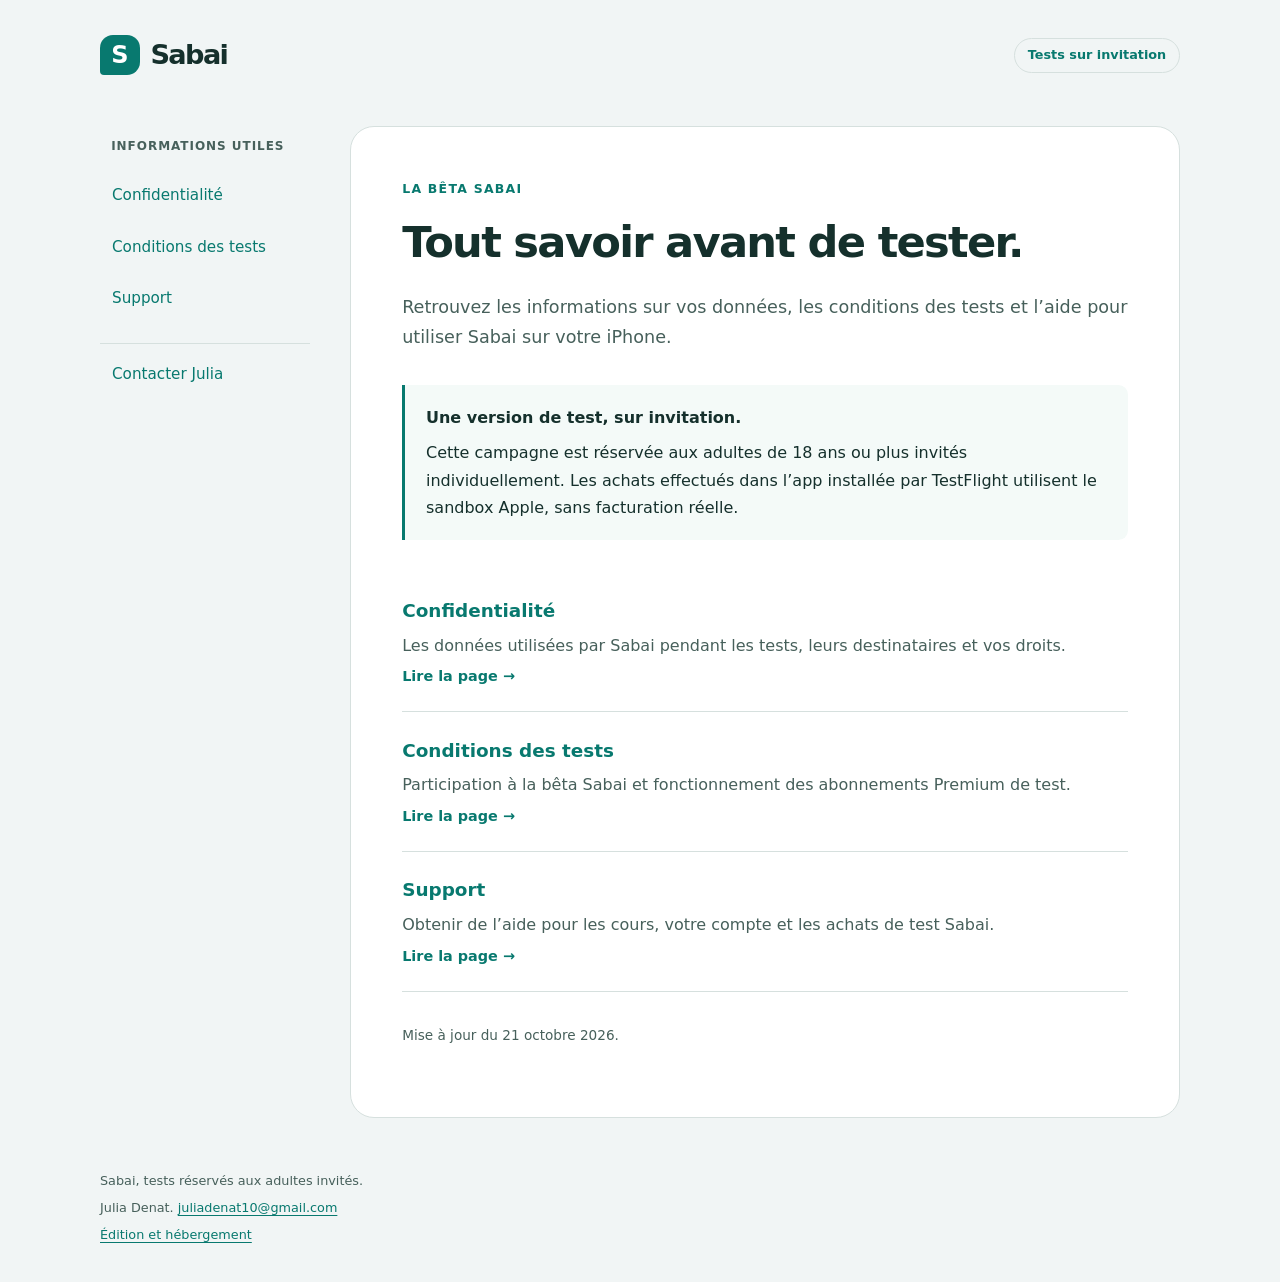
<file: index.html>
<!doctype html>
<html lang="fr">
<head>
<meta charset="utf-8">
<meta name="viewport" content="width=device-width,initial-scale=1">
<meta name="robots" content="noindex,nofollow">
<meta name="referrer" content="no-referrer">
<meta http-equiv="Content-Security-Policy" content="default-src 'none'; style-src 'self'; img-src 'self'; base-uri 'none'; form-action 'none'">
<title>Informations pour les tests | Sabai</title>
<meta name="description" content="Les informations utiles pour les adultes invités à tester Sabai sur iPhone.">
<link rel="stylesheet" href="styles.css">
</head>
<body>
<a class="skip-link" href="#contenu">Aller au contenu</a>
<header class="site-header"><a class="brand" href="index.html" aria-label="Sabai, accueil"><span class="brand-mark" aria-hidden="true">S</span><span>Sabai</span></a><span class="test-label">Tests sur invitation</span></header>
<div class="layout">
<nav aria-label="Informations Sabai"><p class="nav-title">Informations utiles</p><a href="confidentialite.html">Confidentialité</a>
<a href="conditions.html">Conditions des tests</a>
<a href="support.html">Support</a><a class="contact-link" href="mailto:juliadenat10@gmail.com">Contacter Julia</a></nav>
<main id="contenu" tabindex="-1"><p class="eyebrow">La bêta Sabai</p>
<h1>Tout savoir avant de tester.</h1>
<p class="intro">Retrouvez les informations sur vos données, les conditions des tests et l’aide pour utiliser Sabai sur votre iPhone.</p>
<div class="notice"><strong>Une version de test, sur invitation.</strong><p>Cette campagne est réservée aux adultes de 18 ans ou plus invités individuellement. Les achats effectués dans l’app installée par TestFlight utilisent le sandbox Apple, sans facturation réelle.</p></div>
<div class="page-links"><a href="confidentialite.html"><strong>Confidentialité</strong><span>Les données utilisées par Sabai pendant les tests, leurs destinataires et vos droits.</span><span class="read-link">Lire la page →</span></a>
<a href="conditions.html"><strong>Conditions des tests</strong><span>Participation à la bêta Sabai et fonctionnement des abonnements Premium de test.</span><span class="read-link">Lire la page →</span></a>
<a href="support.html"><strong>Support</strong><span>Obtenir de l’aide pour les cours, votre compte et les achats de test Sabai.</span><span class="read-link">Lire la page →</span></a></div>
<p class="updated">Mise à jour du 21 octobre 2026.</p></main>
</div>
<footer><p>Sabai, tests réservés aux adultes invités.</p><p>Julia Denat. <a href="mailto:juliadenat10@gmail.com">juliadenat10@gmail.com</a></p><p><a href="support.html#edition-et-hebergement">Édition et hébergement</a></p></footer>
</body>
</html>
</file>
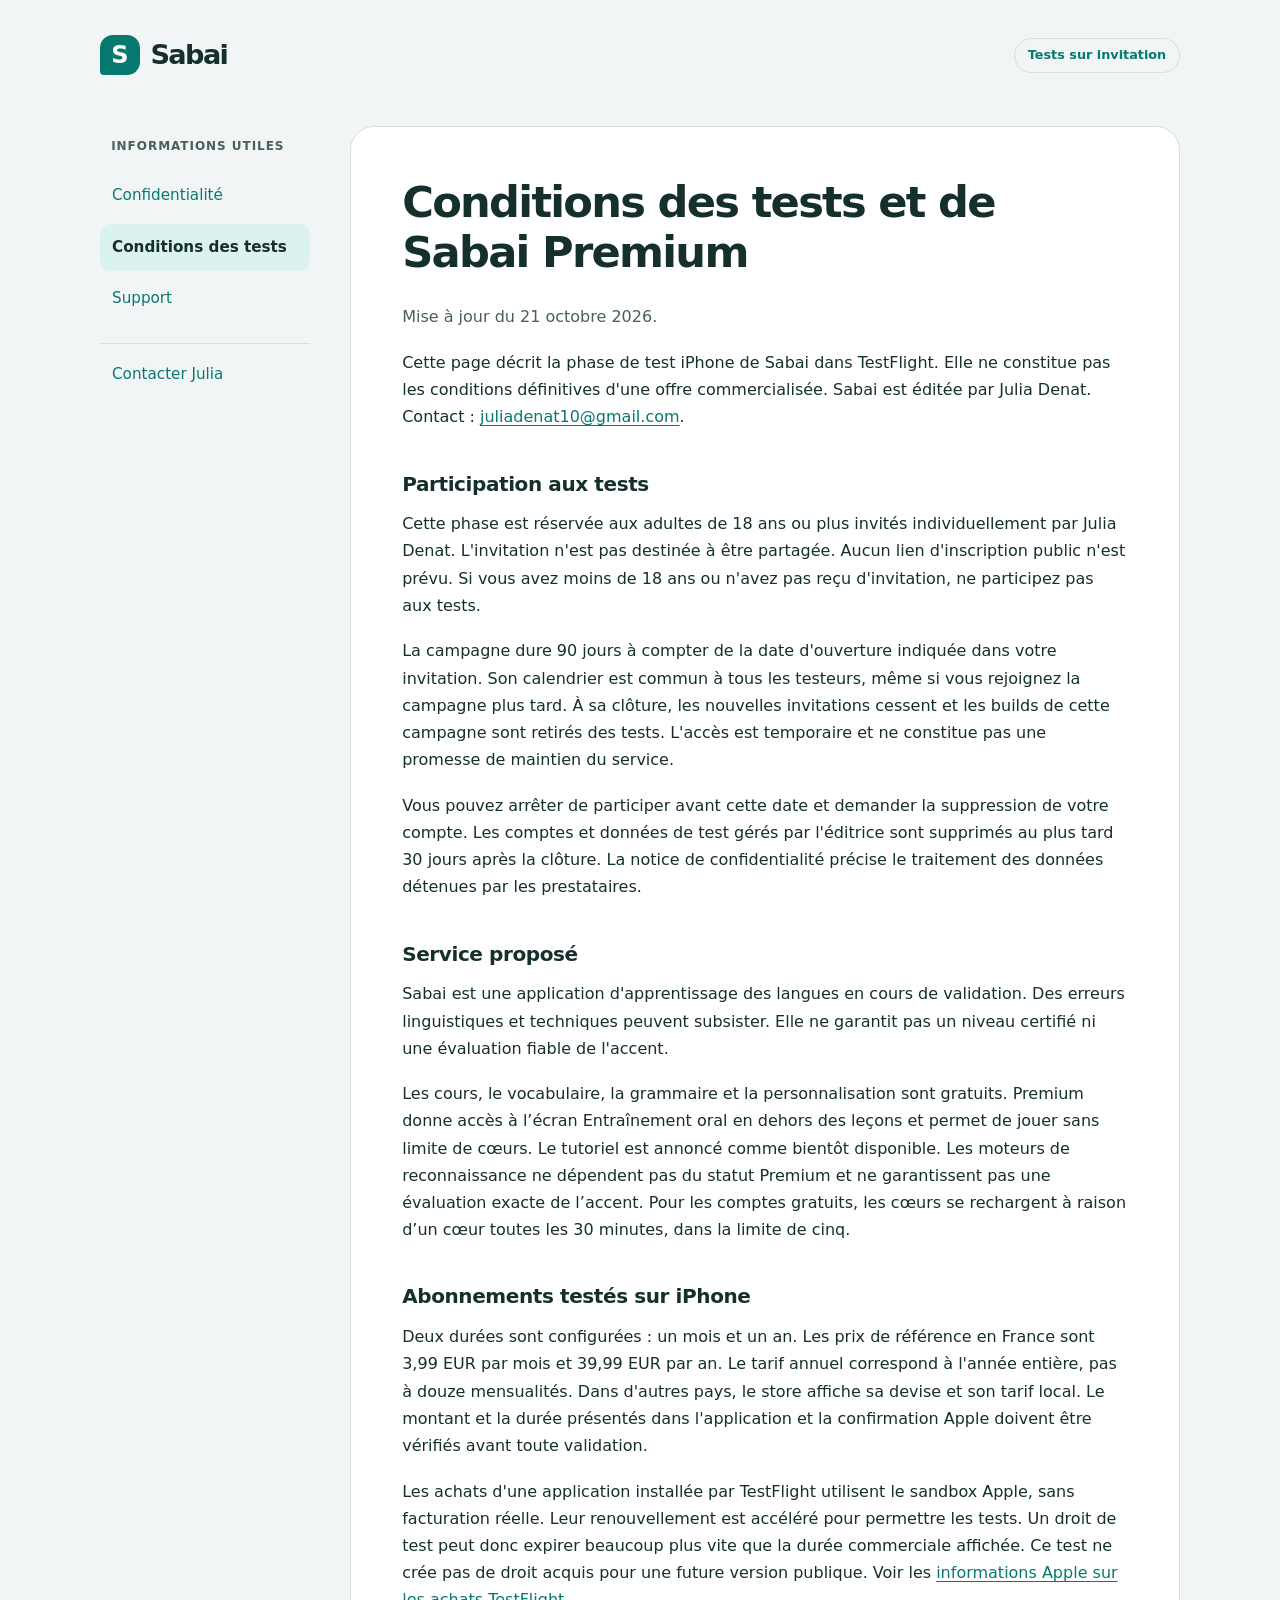
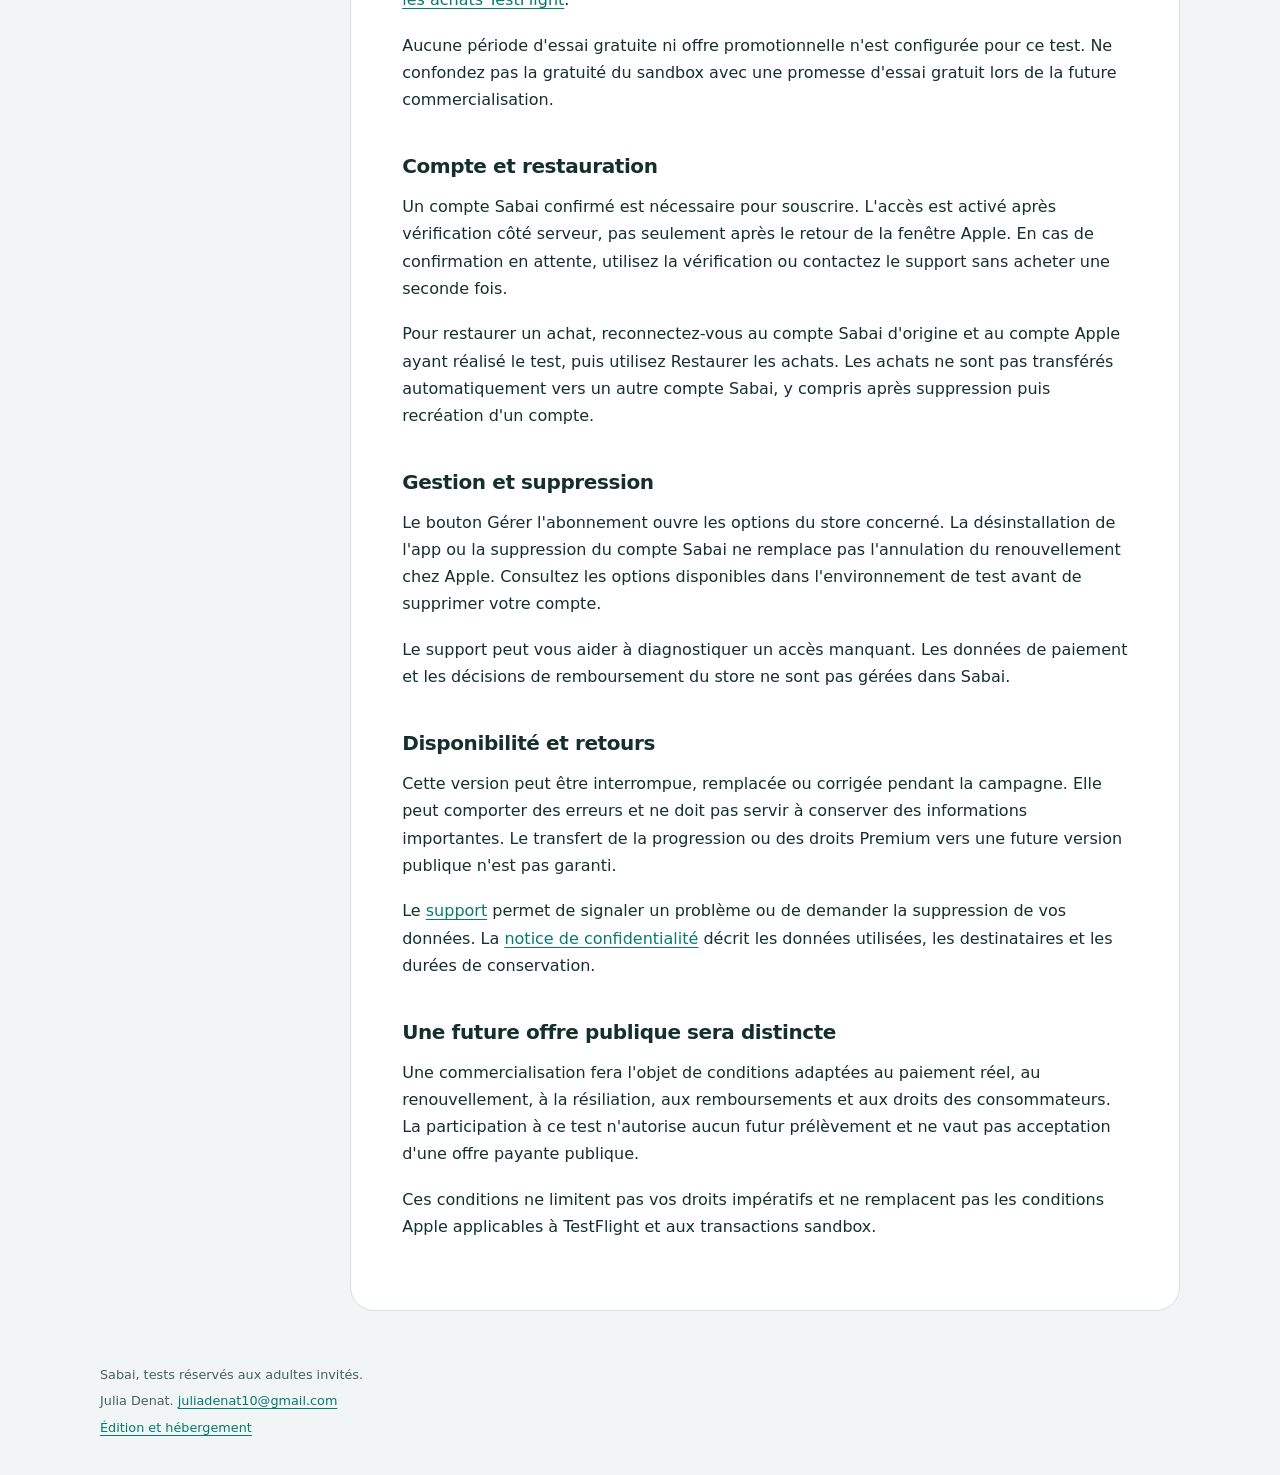
<file: conditions.html>
<!doctype html>
<html lang="fr">
<head>
<meta charset="utf-8">
<meta name="viewport" content="width=device-width,initial-scale=1">
<meta name="robots" content="noindex,nofollow">
<meta name="referrer" content="no-referrer">
<meta http-equiv="Content-Security-Policy" content="default-src 'none'; style-src 'self'; img-src 'self'; base-uri 'none'; form-action 'none'">
<title>Conditions des tests | Sabai</title>
<meta name="description" content="Participation à la bêta Sabai et fonctionnement des abonnements Premium de test.">
<link rel="stylesheet" href="styles.css">
</head>
<body>
<a class="skip-link" href="#contenu">Aller au contenu</a>
<header class="site-header"><a class="brand" href="index.html" aria-label="Sabai, accueil"><span class="brand-mark" aria-hidden="true">S</span><span>Sabai</span></a><span class="test-label">Tests sur invitation</span></header>
<div class="layout">
<nav aria-label="Informations Sabai"><p class="nav-title">Informations utiles</p><a href="confidentialite.html">Confidentialité</a>
<a href="conditions.html" aria-current="page">Conditions des tests</a>
<a href="support.html">Support</a><a class="contact-link" href="mailto:juliadenat10@gmail.com">Contacter Julia</a></nav>
<main id="contenu" tabindex="-1"><h1>Conditions des tests et de Sabai Premium</h1>
<p>Mise à jour du 21 octobre 2026.</p>
<p>Cette page décrit la phase de test iPhone de Sabai dans TestFlight. Elle ne constitue pas les conditions définitives d'une offre commercialisée. Sabai est éditée par Julia Denat. Contact : <a href="mailto:juliadenat10@gmail.com">juliadenat10@gmail.com</a>.</p>
<h2>Participation aux tests</h2>
<p>Cette phase est réservée aux adultes de 18 ans ou plus invités individuellement par Julia Denat. L'invitation n'est pas destinée à être partagée. Aucun lien d'inscription public n'est prévu. Si vous avez moins de 18 ans ou n'avez pas reçu d'invitation, ne participez pas aux tests.</p>
<p>La campagne dure 90 jours à compter de la date d'ouverture indiquée dans votre invitation. Son calendrier est commun à tous les testeurs, même si vous rejoignez la campagne plus tard. À sa clôture, les nouvelles invitations cessent et les builds de cette campagne sont retirés des tests. L'accès est temporaire et ne constitue pas une promesse de maintien du service.</p>
<p>Vous pouvez arrêter de participer avant cette date et demander la suppression de votre compte. Les comptes et données de test gérés par l'éditrice sont supprimés au plus tard 30 jours après la clôture. La notice de confidentialité précise le traitement des données détenues par les prestataires.</p>
<h2>Service proposé</h2>
<p>Sabai est une application d'apprentissage des langues en cours de validation. Des erreurs linguistiques et techniques peuvent subsister. Elle ne garantit pas un niveau certifié ni une évaluation fiable de l'accent.</p>
<p>Les cours, le vocabulaire, la grammaire et la personnalisation sont gratuits. Premium donne accès à l’écran Entraînement oral en dehors des leçons et permet de jouer sans limite de cœurs. Le tutoriel est annoncé comme bientôt disponible. Les moteurs de reconnaissance ne dépendent pas du statut Premium et ne garantissent pas une évaluation exacte de l’accent. Pour les comptes gratuits, les cœurs se rechargent à raison d’un cœur toutes les 30 minutes, dans la limite de cinq.</p>
<h2>Abonnements testés sur iPhone</h2>
<p>Deux durées sont configurées : un mois et un an. Les prix de référence en France sont 3,99 EUR par mois et 39,99 EUR par an. Le tarif annuel correspond à l'année entière, pas à douze mensualités. Dans d'autres pays, le store affiche sa devise et son tarif local. Le montant et la durée présentés dans l'application et la confirmation Apple doivent être vérifiés avant toute validation.</p>
<p>Les achats d'une application installée par TestFlight utilisent le sandbox Apple, sans facturation réelle. Leur renouvellement est accéléré pour permettre les tests. Un droit de test peut donc expirer beaucoup plus vite que la durée commerciale affichée. Ce test ne crée pas de droit acquis pour une future version publique. Voir les <a href="https://developer.apple.com/help/app-store-connect/test-a-beta-version/testing-subscriptions-and-in-app-purchases-in-testflight/" rel="nofollow">informations Apple sur les achats TestFlight</a>.</p>
<p>Aucune période d'essai gratuite ni offre promotionnelle n'est configurée pour ce test. Ne confondez pas la gratuité du sandbox avec une promesse d'essai gratuit lors de la future commercialisation.</p>
<h2>Compte et restauration</h2>
<p>Un compte Sabai confirmé est nécessaire pour souscrire. L'accès est activé après vérification côté serveur, pas seulement après le retour de la fenêtre Apple. En cas de confirmation en attente, utilisez la vérification ou contactez le support sans acheter une seconde fois.</p>
<p>Pour restaurer un achat, reconnectez-vous au compte Sabai d'origine et au compte Apple ayant réalisé le test, puis utilisez Restaurer les achats. Les achats ne sont pas transférés automatiquement vers un autre compte Sabai, y compris après suppression puis recréation d'un compte.</p>
<h2>Gestion et suppression</h2>
<p>Le bouton Gérer l'abonnement ouvre les options du store concerné. La désinstallation de l'app ou la suppression du compte Sabai ne remplace pas l'annulation du renouvellement chez Apple. Consultez les options disponibles dans l'environnement de test avant de supprimer votre compte.</p>
<p>Le support peut vous aider à diagnostiquer un accès manquant. Les données de paiement et les décisions de remboursement du store ne sont pas gérées dans Sabai.</p>
<h2>Disponibilité et retours</h2>
<p>Cette version peut être interrompue, remplacée ou corrigée pendant la campagne. Elle peut comporter des erreurs et ne doit pas servir à conserver des informations importantes. Le transfert de la progression ou des droits Premium vers une future version publique n'est pas garanti.</p>
<p>Le <a href="support.html">support</a> permet de signaler un problème ou de demander la suppression de vos données. La <a href="confidentialite.html">notice de confidentialité</a> décrit les données utilisées, les destinataires et les durées de conservation.</p>
<h2>Une future offre publique sera distincte</h2>
<p>Une commercialisation fera l'objet de conditions adaptées au paiement réel, au renouvellement, à la résiliation, aux remboursements et aux droits des consommateurs. La participation à ce test n'autorise aucun futur prélèvement et ne vaut pas acceptation d'une offre payante publique.</p>
<p>Ces conditions ne limitent pas vos droits impératifs et ne remplacent pas les conditions Apple applicables à TestFlight et aux transactions sandbox.</p></main>
</div>
<footer><p>Sabai, tests réservés aux adultes invités.</p><p>Julia Denat. <a href="mailto:juliadenat10@gmail.com">juliadenat10@gmail.com</a></p><p><a href="support.html#edition-et-hebergement">Édition et hébergement</a></p></footer>
</body>
</html>
</file>
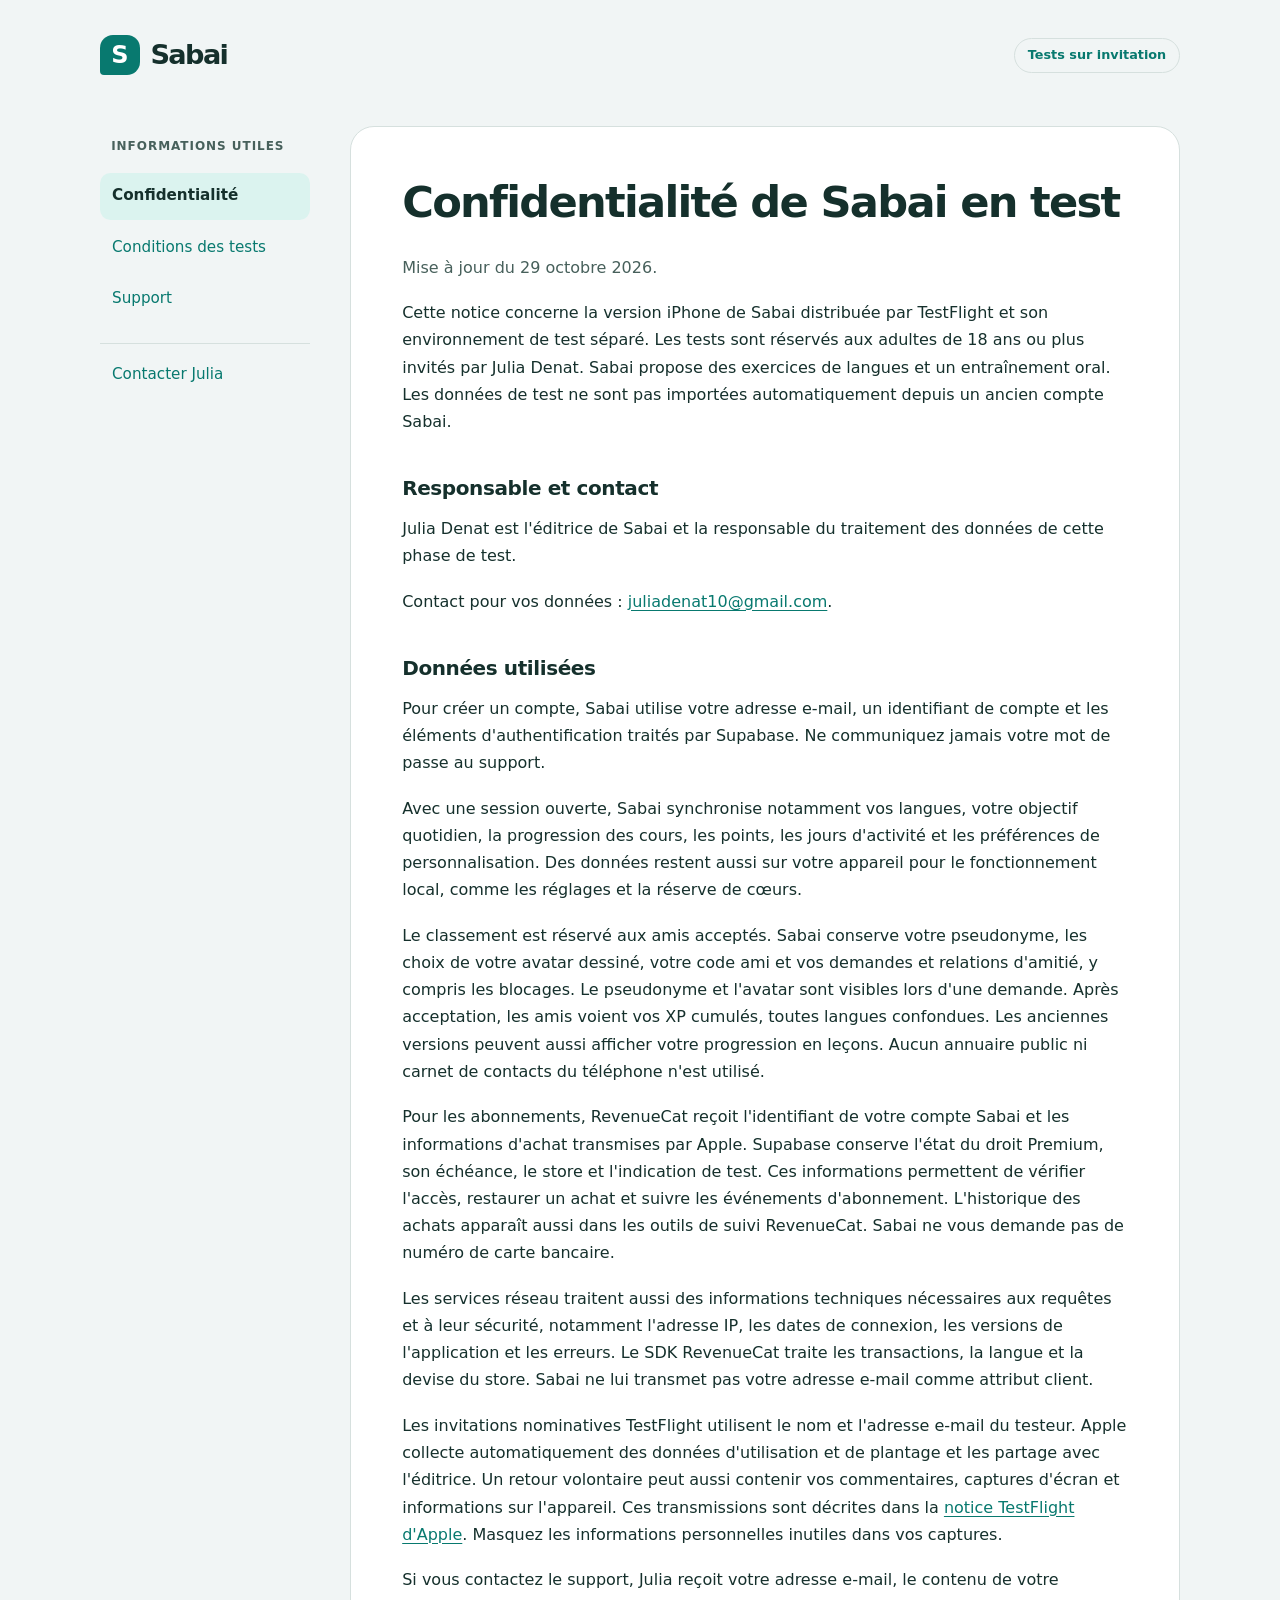
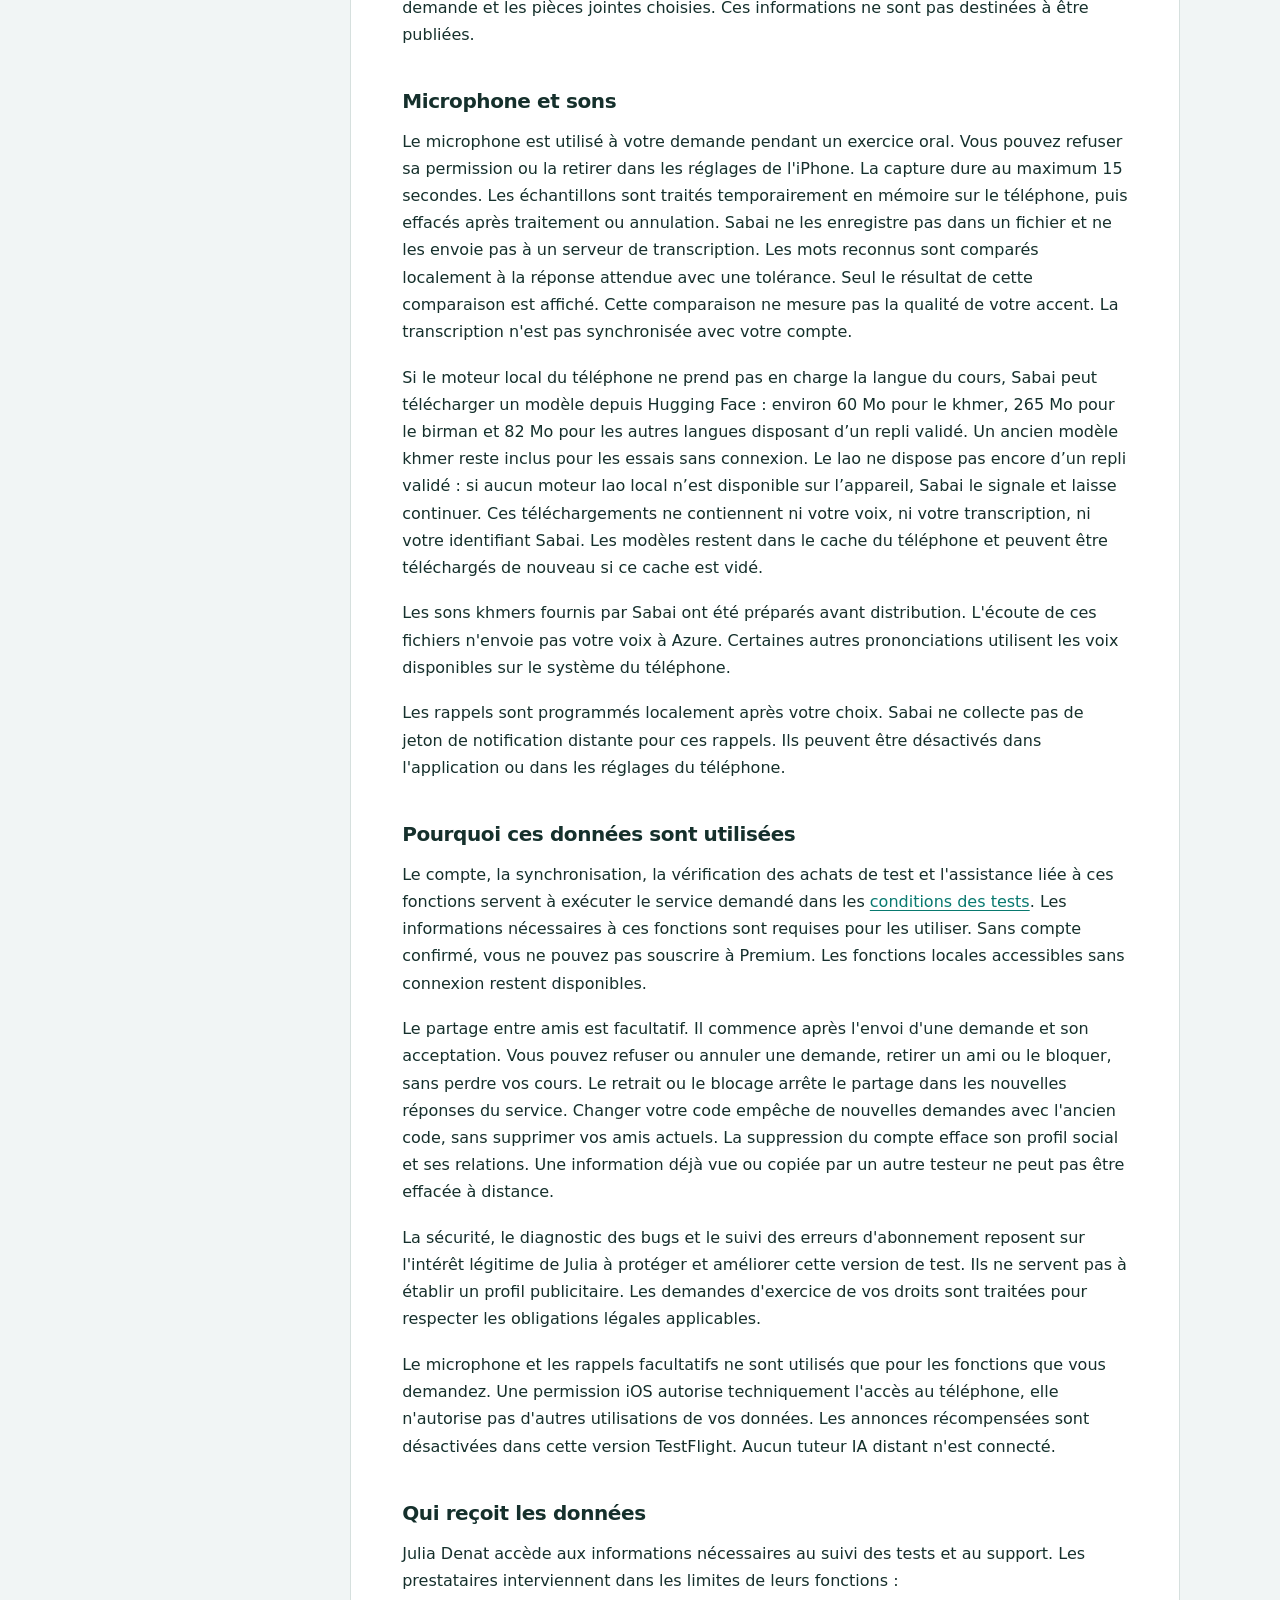
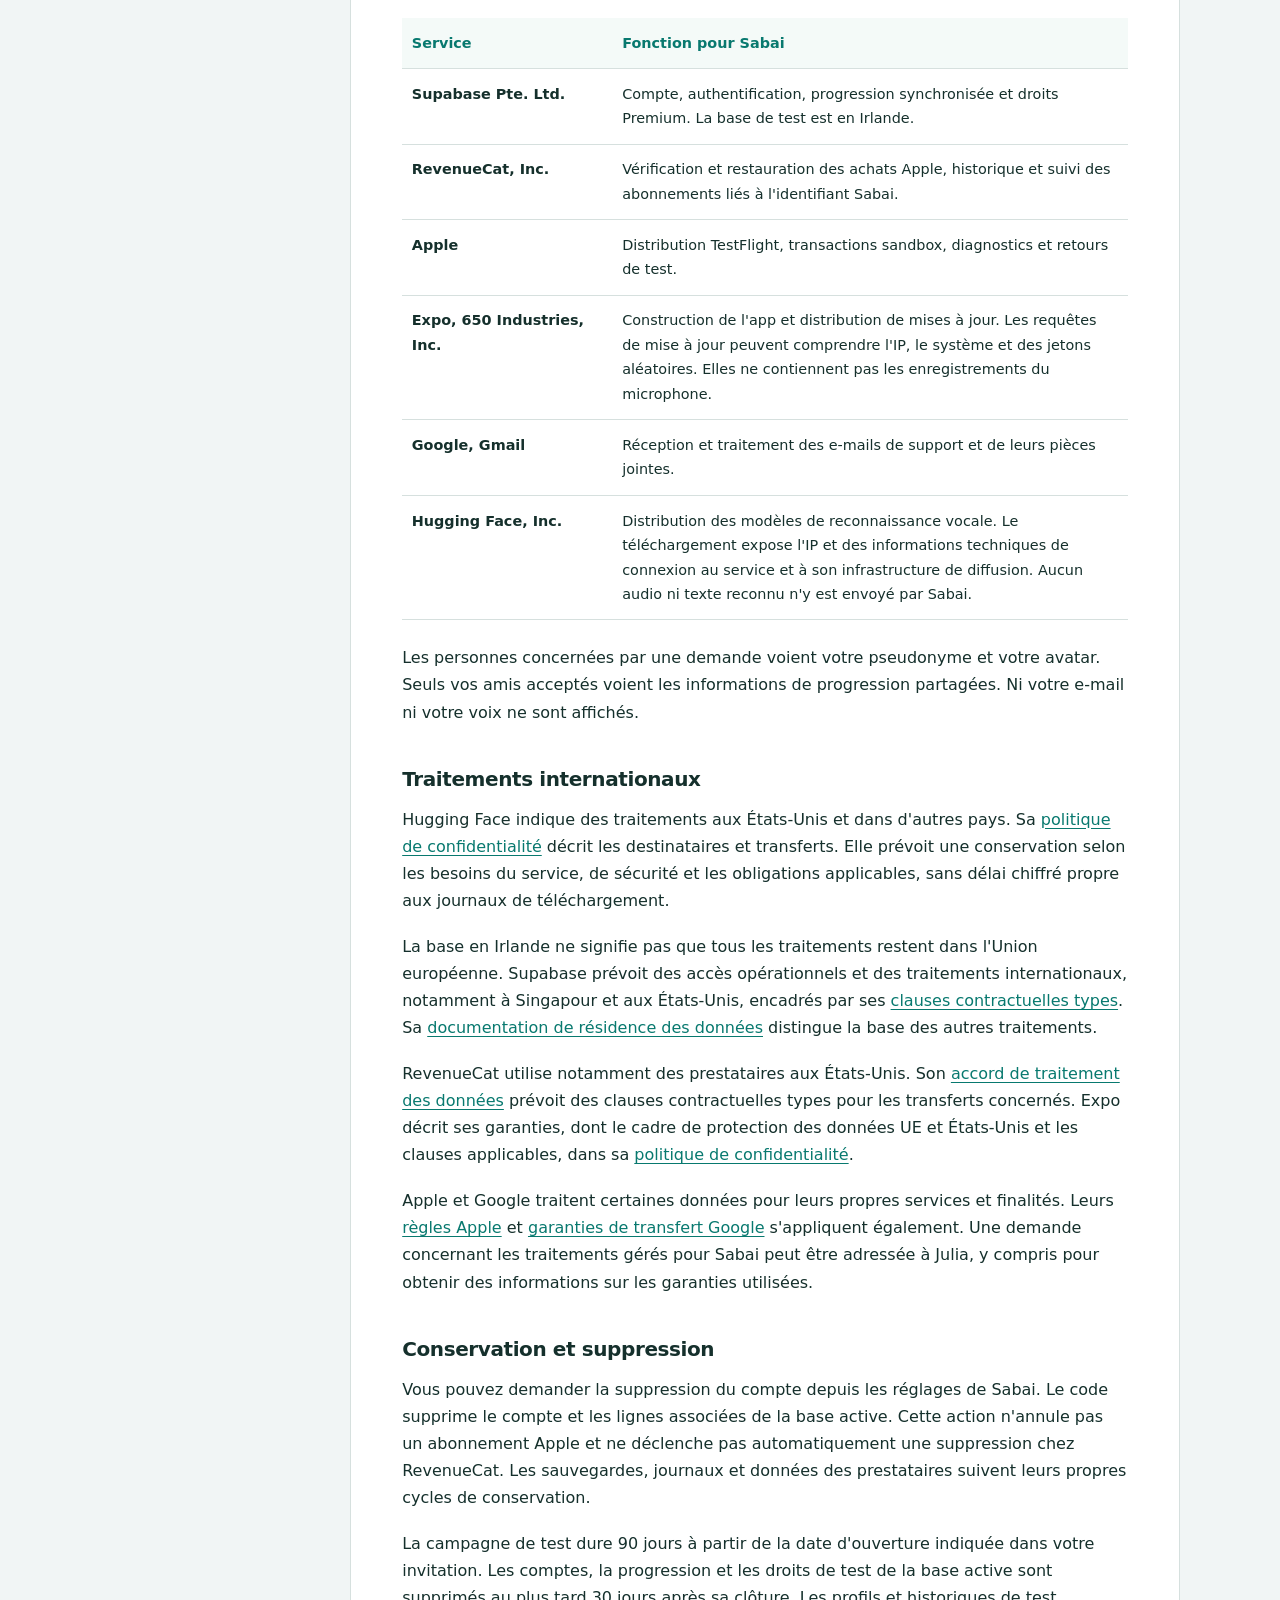
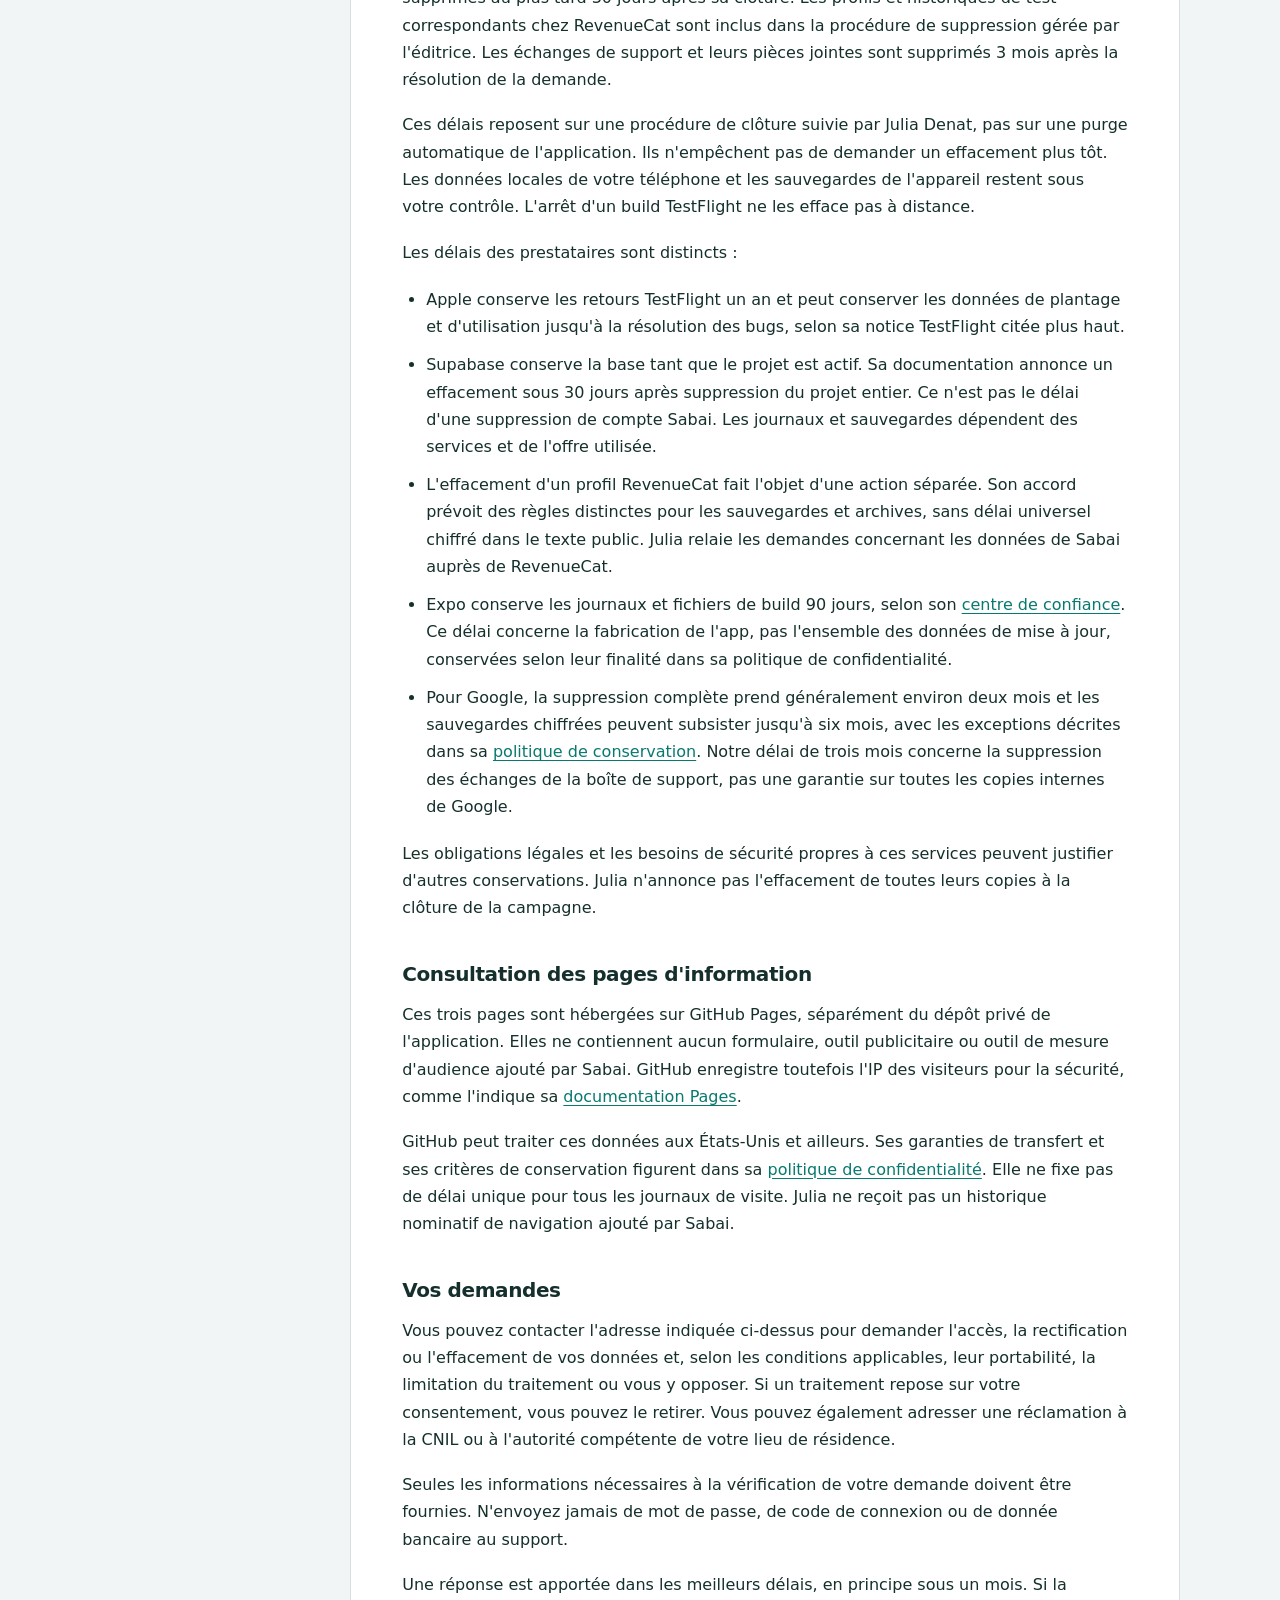
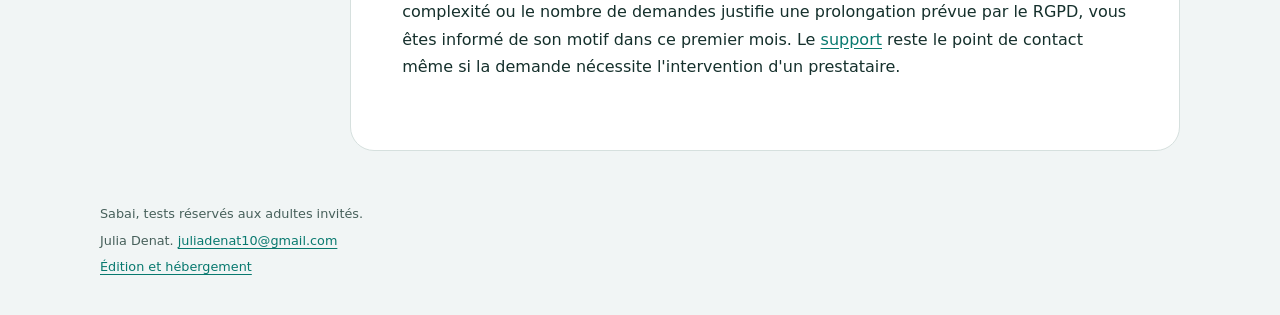
<file: confidentialite.html>
<!doctype html>
<html lang="fr">
<head>
<meta charset="utf-8">
<meta name="viewport" content="width=device-width,initial-scale=1">
<meta name="robots" content="noindex,nofollow">
<meta name="referrer" content="no-referrer">
<meta http-equiv="Content-Security-Policy" content="default-src 'none'; style-src 'self'; img-src 'self'; base-uri 'none'; form-action 'none'">
<title>Confidentialité | Sabai</title>
<meta name="description" content="Les données utilisées par Sabai pendant les tests, leurs destinataires et vos droits.">
<link rel="stylesheet" href="styles.css">
</head>
<body>
<a class="skip-link" href="#contenu">Aller au contenu</a>
<header class="site-header"><a class="brand" href="index.html" aria-label="Sabai, accueil"><span class="brand-mark" aria-hidden="true">S</span><span>Sabai</span></a><span class="test-label">Tests sur invitation</span></header>
<div class="layout">
<nav aria-label="Informations Sabai"><p class="nav-title">Informations utiles</p><a href="confidentialite.html" aria-current="page">Confidentialité</a>
<a href="conditions.html">Conditions des tests</a>
<a href="support.html">Support</a><a class="contact-link" href="mailto:juliadenat10@gmail.com">Contacter Julia</a></nav>
<main id="contenu" tabindex="-1"><h1>Confidentialité de Sabai en test</h1>
<p>Mise à jour du 29 octobre 2026.</p>
<p>Cette notice concerne la version iPhone de Sabai distribuée par TestFlight et son environnement de test séparé. Les tests sont réservés aux adultes de 18 ans ou plus invités par Julia Denat. Sabai propose des exercices de langues et un entraînement oral. Les données de test ne sont pas importées automatiquement depuis un ancien compte Sabai.</p>
<h2>Responsable et contact</h2>
<p>Julia Denat est l'éditrice de Sabai et la responsable du traitement des données de cette phase de test.</p>
<p>Contact pour vos données : <a href="mailto:juliadenat10@gmail.com">juliadenat10@gmail.com</a>.</p>
<h2>Données utilisées</h2>
<p>Pour créer un compte, Sabai utilise votre adresse e-mail, un identifiant de compte et les éléments d'authentification traités par Supabase. Ne communiquez jamais votre mot de passe au support.</p>
<p>Avec une session ouverte, Sabai synchronise notamment vos langues, votre objectif quotidien, la progression des cours, les points, les jours d'activité et les préférences de personnalisation. Des données restent aussi sur votre appareil pour le fonctionnement local, comme les réglages et la réserve de cœurs.</p>
<p>Le classement est réservé aux amis acceptés. Sabai conserve votre pseudonyme, les choix de votre avatar dessiné, votre code ami et vos demandes et relations d'amitié, y compris les blocages. Le pseudonyme et l'avatar sont visibles lors d'une demande. Après acceptation, les amis voient vos XP cumulés, toutes langues confondues. Les anciennes versions peuvent aussi afficher votre progression en leçons. Aucun annuaire public ni carnet de contacts du téléphone n'est utilisé.</p>
<p>Pour les abonnements, RevenueCat reçoit l'identifiant de votre compte Sabai et les informations d'achat transmises par Apple. Supabase conserve l'état du droit Premium, son échéance, le store et l'indication de test. Ces informations permettent de vérifier l'accès, restaurer un achat et suivre les événements d'abonnement. L'historique des achats apparaît aussi dans les outils de suivi RevenueCat. Sabai ne vous demande pas de numéro de carte bancaire.</p>
<p>Les services réseau traitent aussi des informations techniques nécessaires aux requêtes et à leur sécurité, notamment l'adresse IP, les dates de connexion, les versions de l'application et les erreurs. Le SDK RevenueCat traite les transactions, la langue et la devise du store. Sabai ne lui transmet pas votre adresse e-mail comme attribut client.</p>
<p>Les invitations nominatives TestFlight utilisent le nom et l'adresse e-mail du testeur. Apple collecte automatiquement des données d'utilisation et de plantage et les partage avec l'éditrice. Un retour volontaire peut aussi contenir vos commentaires, captures d'écran et informations sur l'appareil. Ces transmissions sont décrites dans la <a href="https://www.apple.com/legal/privacy/data/fr/test-flight/" rel="nofollow">notice TestFlight d'Apple</a>. Masquez les informations personnelles inutiles dans vos captures.</p>
<p>Si vous contactez le support, Julia reçoit votre adresse e-mail, le contenu de votre demande et les pièces jointes choisies. Ces informations ne sont pas destinées à être publiées.</p>
<h2>Microphone et sons</h2>
<p>Le microphone est utilisé à votre demande pendant un exercice oral. Vous pouvez refuser sa permission ou la retirer dans les réglages de l'iPhone. La capture dure au maximum 15 secondes. Les échantillons sont traités temporairement en mémoire sur le téléphone, puis effacés après traitement ou annulation. Sabai ne les enregistre pas dans un fichier et ne les envoie pas à un serveur de transcription. Les mots reconnus sont comparés localement à la réponse attendue avec une tolérance. Seul le résultat de cette comparaison est affiché. Cette comparaison ne mesure pas la qualité de votre accent. La transcription n'est pas synchronisée avec votre compte.</p>
<p>Si le moteur local du téléphone ne prend pas en charge la langue du cours, Sabai peut télécharger un modèle depuis Hugging Face : environ 60 Mo pour le khmer, 265 Mo pour le birman et 82 Mo pour les autres langues disposant d’un repli validé. Un ancien modèle khmer reste inclus pour les essais sans connexion. Le lao ne dispose pas encore d’un repli validé : si aucun moteur lao local n’est disponible sur l’appareil, Sabai le signale et laisse continuer. Ces téléchargements ne contiennent ni votre voix, ni votre transcription, ni votre identifiant Sabai. Les modèles restent dans le cache du téléphone et peuvent être téléchargés de nouveau si ce cache est vidé.</p>
<p>Les sons khmers fournis par Sabai ont été préparés avant distribution. L'écoute de ces fichiers n'envoie pas votre voix à Azure. Certaines autres prononciations utilisent les voix disponibles sur le système du téléphone.</p>
<p>Les rappels sont programmés localement après votre choix. Sabai ne collecte pas de jeton de notification distante pour ces rappels. Ils peuvent être désactivés dans l'application ou dans les réglages du téléphone.</p>
<h2>Pourquoi ces données sont utilisées</h2>
<p>Le compte, la synchronisation, la vérification des achats de test et l'assistance liée à ces fonctions servent à exécuter le service demandé dans les <a href="conditions.html">conditions des tests</a>. Les informations nécessaires à ces fonctions sont requises pour les utiliser. Sans compte confirmé, vous ne pouvez pas souscrire à Premium. Les fonctions locales accessibles sans connexion restent disponibles.</p>
<p>Le partage entre amis est facultatif. Il commence après l'envoi d'une demande et son acceptation. Vous pouvez refuser ou annuler une demande, retirer un ami ou le bloquer, sans perdre vos cours. Le retrait ou le blocage arrête le partage dans les nouvelles réponses du service. Changer votre code empêche de nouvelles demandes avec l'ancien code, sans supprimer vos amis actuels. La suppression du compte efface son profil social et ses relations. Une information déjà vue ou copiée par un autre testeur ne peut pas être effacée à distance.</p>
<p>La sécurité, le diagnostic des bugs et le suivi des erreurs d'abonnement reposent sur l'intérêt légitime de Julia à protéger et améliorer cette version de test. Ils ne servent pas à établir un profil publicitaire. Les demandes d'exercice de vos droits sont traitées pour respecter les obligations légales applicables.</p>
<p>Le microphone et les rappels facultatifs ne sont utilisés que pour les fonctions que vous demandez. Une permission iOS autorise techniquement l'accès au téléphone, elle n'autorise pas d'autres utilisations de vos données. Les annonces récompensées sont désactivées dans cette version TestFlight. Aucun tuteur IA distant n'est connecté.</p>
<h2>Qui reçoit les données</h2>
<p>Julia Denat accède aux informations nécessaires au suivi des tests et au support. Les prestataires interviennent dans les limites de leurs fonctions :</p>
<table>
<thead>
<tr>
<th>Service</th>
<th>Fonction pour Sabai</th>
</tr>
</thead>
<tbody>
<tr>
<td>Supabase Pte. Ltd.</td>
<td>Compte, authentification, progression synchronisée et droits Premium. La base de test est en Irlande.</td>
</tr>
<tr>
<td>RevenueCat, Inc.</td>
<td>Vérification et restauration des achats Apple, historique et suivi des abonnements liés à l'identifiant Sabai.</td>
</tr>
<tr>
<td>Apple</td>
<td>Distribution TestFlight, transactions sandbox, diagnostics et retours de test.</td>
</tr>
<tr>
<td>Expo, 650 Industries, Inc.</td>
<td>Construction de l'app et distribution de mises à jour. Les requêtes de mise à jour peuvent comprendre l'IP, le système et des jetons aléatoires. Elles ne contiennent pas les enregistrements du microphone.</td>
</tr>
<tr>
<td>Google, Gmail</td>
<td>Réception et traitement des e-mails de support et de leurs pièces jointes.</td>
</tr>
<tr>
<td>Hugging Face, Inc.</td>
<td>Distribution des modèles de reconnaissance vocale. Le téléchargement expose l'IP et des informations techniques de connexion au service et à son infrastructure de diffusion. Aucun audio ni texte reconnu n'y est envoyé par Sabai.</td>
</tr>
</tbody>
</table>
<p>Les personnes concernées par une demande voient votre pseudonyme et votre avatar. Seuls vos amis acceptés voient les informations de progression partagées. Ni votre e-mail ni votre voix ne sont affichés.</p>
<h2>Traitements internationaux</h2>
<p>Hugging Face indique des traitements aux États-Unis et dans d'autres pays. Sa <a href="https://huggingface.co/privacy" rel="nofollow">politique de confidentialité</a> décrit les destinataires et transferts. Elle prévoit une conservation selon les besoins du service, de sécurité et les obligations applicables, sans délai chiffré propre aux journaux de téléchargement.</p>
<p>La base en Irlande ne signifie pas que tous les traitements restent dans l'Union européenne. Supabase prévoit des accès opérationnels et des traitements internationaux, notamment à Singapour et aux États-Unis, encadrés par ses <a href="https://supabase.com/legal/customer-resources/data-processing-addendum" rel="nofollow">clauses contractuelles types</a>. Sa <a href="https://supabase.com/legal/privacy-resources/data-residency-and-transfers-faq" rel="nofollow">documentation de résidence des données</a> distingue la base des autres traitements.</p>
<p>RevenueCat utilise notamment des prestataires aux États-Unis. Son <a href="https://www.revenuecat.com/dpa" rel="nofollow">accord de traitement des données</a> prévoit des clauses contractuelles types pour les transferts concernés. Expo décrit ses garanties, dont le cadre de protection des données UE et États-Unis et les clauses applicables, dans sa <a href="https://expo.dev/privacy" rel="nofollow">politique de confidentialité</a>.</p>
<p>Apple et Google traitent certaines données pour leurs propres services et finalités. Leurs <a href="https://www.apple.com/legal/privacy/fr-ww/" rel="nofollow">règles Apple</a> et <a href="https://policies.google.com/privacy/frameworks?hl=fr" rel="nofollow">garanties de transfert Google</a> s'appliquent également. Une demande concernant les traitements gérés pour Sabai peut être adressée à Julia, y compris pour obtenir des informations sur les garanties utilisées.</p>
<h2>Conservation et suppression</h2>
<p>Vous pouvez demander la suppression du compte depuis les réglages de Sabai. Le code supprime le compte et les lignes associées de la base active. Cette action n'annule pas un abonnement Apple et ne déclenche pas automatiquement une suppression chez RevenueCat. Les sauvegardes, journaux et données des prestataires suivent leurs propres cycles de conservation.</p>
<p>La campagne de test dure 90 jours à partir de la date d'ouverture indiquée dans votre invitation. Les comptes, la progression et les droits de test de la base active sont supprimés au plus tard 30 jours après sa clôture. Les profils et historiques de test correspondants chez RevenueCat sont inclus dans la procédure de suppression gérée par l'éditrice. Les échanges de support et leurs pièces jointes sont supprimés 3 mois après la résolution de la demande.</p>
<p>Ces délais reposent sur une procédure de clôture suivie par Julia Denat, pas sur une purge automatique de l'application. Ils n'empêchent pas de demander un effacement plus tôt. Les données locales de votre téléphone et les sauvegardes de l'appareil restent sous votre contrôle. L'arrêt d'un build TestFlight ne les efface pas à distance.</p>
<p>Les délais des prestataires sont distincts :</p>
<ul>
<li>Apple conserve les retours TestFlight un an et peut conserver les données de plantage et d'utilisation jusqu'à la résolution des bugs, selon sa notice TestFlight citée plus haut.</li>
<li>Supabase conserve la base tant que le projet est actif. Sa documentation annonce un effacement sous 30 jours après suppression du projet entier. Ce n'est pas le délai d'une suppression de compte Sabai. Les journaux et sauvegardes dépendent des services et de l'offre utilisée.</li>
<li>L'effacement d'un profil RevenueCat fait l'objet d'une action séparée. Son accord prévoit des règles distinctes pour les sauvegardes et archives, sans délai universel chiffré dans le texte public. Julia relaie les demandes concernant les données de Sabai auprès de RevenueCat.</li>
<li>Expo conserve les journaux et fichiers de build 90 jours, selon son <a href="https://expo.dev/trust" rel="nofollow">centre de confiance</a>. Ce délai concerne la fabrication de l'app, pas l'ensemble des données de mise à jour, conservées selon leur finalité dans sa politique de confidentialité.</li>
<li>Pour Google, la suppression complète prend généralement environ deux mois et les sauvegardes chiffrées peuvent subsister jusqu'à six mois, avec les exceptions décrites dans sa <a href="https://policies.google.com/technologies/retention?hl=fr" rel="nofollow">politique de conservation</a>. Notre délai de trois mois concerne la suppression des échanges de la boîte de support, pas une garantie sur toutes les copies internes de Google.</li>
</ul>
<p>Les obligations légales et les besoins de sécurité propres à ces services peuvent justifier d'autres conservations. Julia n'annonce pas l'effacement de toutes leurs copies à la clôture de la campagne.</p>
<h2>Consultation des pages d'information</h2>
<p>Ces trois pages sont hébergées sur GitHub Pages, séparément du dépôt privé de l'application. Elles ne contiennent aucun formulaire, outil publicitaire ou outil de mesure d'audience ajouté par Sabai. GitHub enregistre toutefois l'IP des visiteurs pour la sécurité, comme l'indique sa <a href="https://docs.github.com/en/pages/getting-started-with-github-pages/what-is-github-pages#data-collection">documentation Pages</a>.</p>
<p>GitHub peut traiter ces données aux États-Unis et ailleurs. Ses garanties de transfert et ses critères de conservation figurent dans sa <a href="https://docs.github.com/en/site-policy/privacy-policies/github-general-privacy-statement">politique de confidentialité</a>. Elle ne fixe pas de délai unique pour tous les journaux de visite. Julia ne reçoit pas un historique nominatif de navigation ajouté par Sabai.</p>
<h2>Vos demandes</h2>
<p>Vous pouvez contacter l'adresse indiquée ci-dessus pour demander l'accès, la rectification ou l'effacement de vos données et, selon les conditions applicables, leur portabilité, la limitation du traitement ou vous y opposer. Si un traitement repose sur votre consentement, vous pouvez le retirer. Vous pouvez également adresser une réclamation à la CNIL ou à l'autorité compétente de votre lieu de résidence.</p>
<p>Seules les informations nécessaires à la vérification de votre demande doivent être fournies. N'envoyez jamais de mot de passe, de code de connexion ou de donnée bancaire au support.</p>
<p>Une réponse est apportée dans les meilleurs délais, en principe sous un mois. Si la complexité ou le nombre de demandes justifie une prolongation prévue par le RGPD, vous êtes informé de son motif dans ce premier mois. Le <a href="support.html">support</a> reste le point de contact même si la demande nécessite l'intervention d'un prestataire.</p></main>
</div>
<footer><p>Sabai, tests réservés aux adultes invités.</p><p>Julia Denat. <a href="mailto:juliadenat10@gmail.com">juliadenat10@gmail.com</a></p><p><a href="support.html#edition-et-hebergement">Édition et hébergement</a></p></footer>
</body>
</html>
</file>
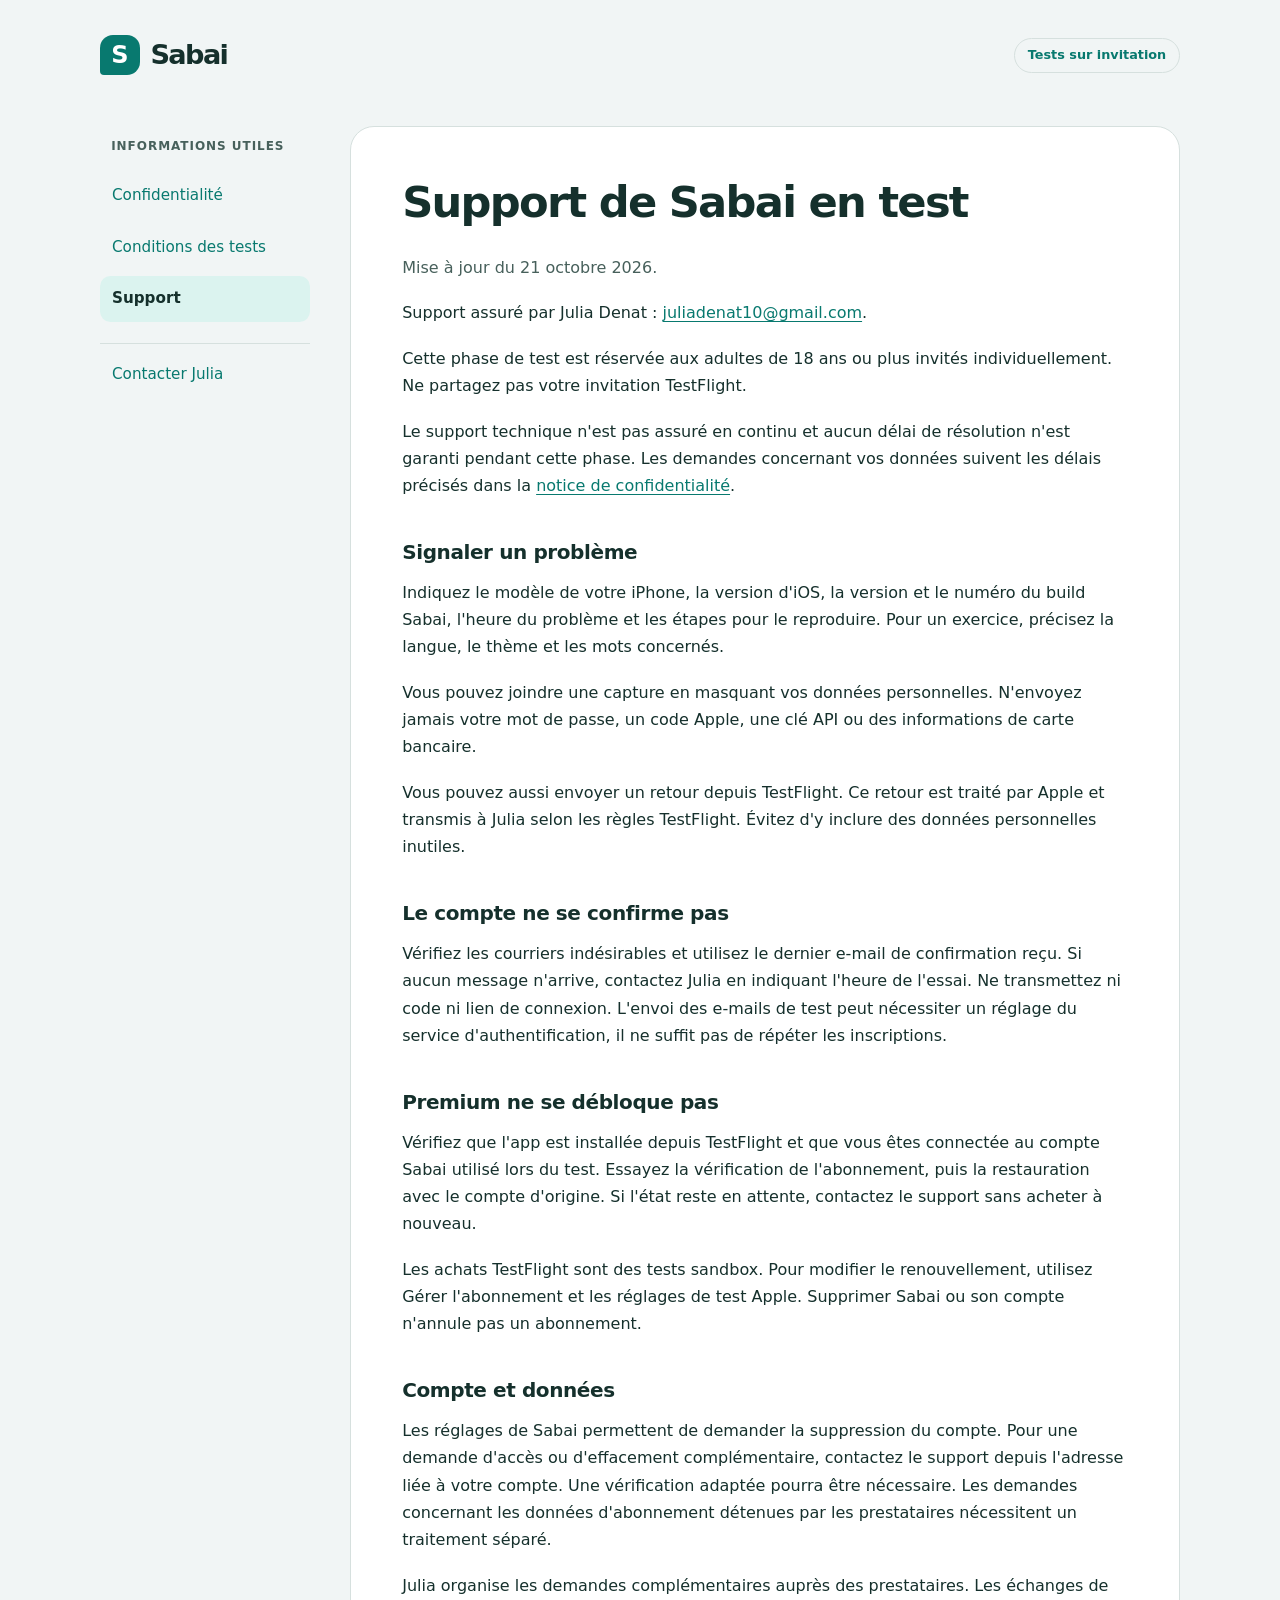
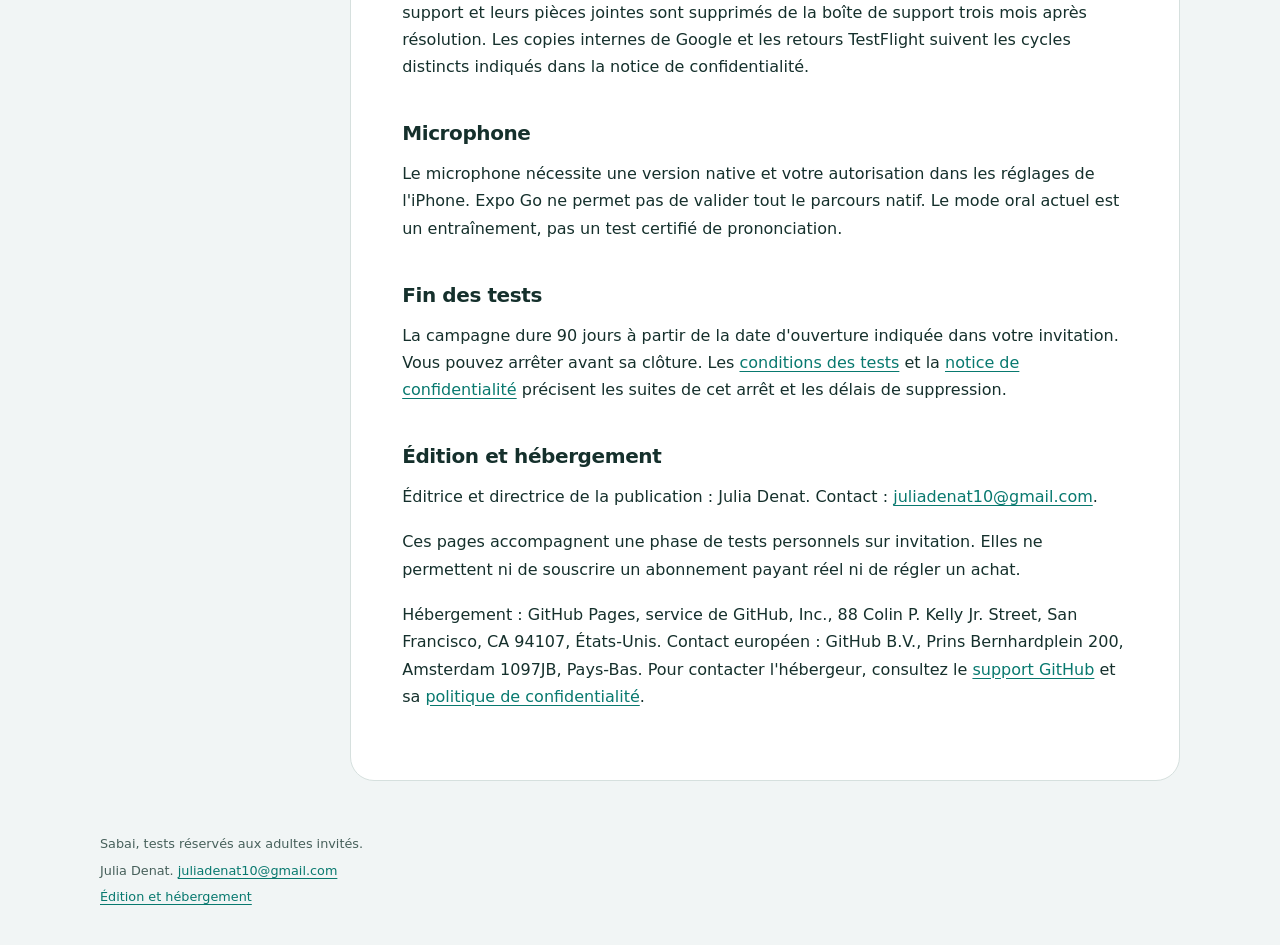
<file: support.html>
<!doctype html>
<html lang="fr">
<head>
<meta charset="utf-8">
<meta name="viewport" content="width=device-width,initial-scale=1">
<meta name="robots" content="noindex,nofollow">
<meta name="referrer" content="no-referrer">
<meta http-equiv="Content-Security-Policy" content="default-src 'none'; style-src 'self'; img-src 'self'; base-uri 'none'; form-action 'none'">
<title>Support | Sabai</title>
<meta name="description" content="Obtenir de l’aide pour les cours, votre compte et les achats de test Sabai.">
<link rel="stylesheet" href="styles.css">
</head>
<body>
<a class="skip-link" href="#contenu">Aller au contenu</a>
<header class="site-header"><a class="brand" href="index.html" aria-label="Sabai, accueil"><span class="brand-mark" aria-hidden="true">S</span><span>Sabai</span></a><span class="test-label">Tests sur invitation</span></header>
<div class="layout">
<nav aria-label="Informations Sabai"><p class="nav-title">Informations utiles</p><a href="confidentialite.html">Confidentialité</a>
<a href="conditions.html">Conditions des tests</a>
<a href="support.html" aria-current="page">Support</a><a class="contact-link" href="mailto:juliadenat10@gmail.com">Contacter Julia</a></nav>
<main id="contenu" tabindex="-1"><h1>Support de Sabai en test</h1>
<p>Mise à jour du 21 octobre 2026.</p>
<p>Support assuré par Julia Denat : <a href="mailto:juliadenat10@gmail.com">juliadenat10@gmail.com</a>.</p>
<p>Cette phase de test est réservée aux adultes de 18 ans ou plus invités individuellement. Ne partagez pas votre invitation TestFlight.</p>
<p>Le support technique n'est pas assuré en continu et aucun délai de résolution n'est garanti pendant cette phase. Les demandes concernant vos données suivent les délais précisés dans la <a href="confidentialite.html">notice de confidentialité</a>.</p>
<h2>Signaler un problème</h2>
<p>Indiquez le modèle de votre iPhone, la version d'iOS, la version et le numéro du build Sabai, l'heure du problème et les étapes pour le reproduire. Pour un exercice, précisez la langue, le thème et les mots concernés.</p>
<p>Vous pouvez joindre une capture en masquant vos données personnelles. N'envoyez jamais votre mot de passe, un code Apple, une clé API ou des informations de carte bancaire.</p>
<p>Vous pouvez aussi envoyer un retour depuis TestFlight. Ce retour est traité par Apple et transmis à Julia selon les règles TestFlight. Évitez d'y inclure des données personnelles inutiles.</p>
<h2>Le compte ne se confirme pas</h2>
<p>Vérifiez les courriers indésirables et utilisez le dernier e-mail de confirmation reçu. Si aucun message n'arrive, contactez Julia en indiquant l'heure de l'essai. Ne transmettez ni code ni lien de connexion. L'envoi des e-mails de test peut nécessiter un réglage du service d'authentification, il ne suffit pas de répéter les inscriptions.</p>
<h2>Premium ne se débloque pas</h2>
<p>Vérifiez que l'app est installée depuis TestFlight et que vous êtes connectée au compte Sabai utilisé lors du test. Essayez la vérification de l'abonnement, puis la restauration avec le compte d'origine. Si l'état reste en attente, contactez le support sans acheter à nouveau.</p>
<p>Les achats TestFlight sont des tests sandbox. Pour modifier le renouvellement, utilisez Gérer l'abonnement et les réglages de test Apple. Supprimer Sabai ou son compte n'annule pas un abonnement.</p>
<h2>Compte et données</h2>
<p>Les réglages de Sabai permettent de demander la suppression du compte. Pour une demande d'accès ou d'effacement complémentaire, contactez le support depuis l'adresse liée à votre compte. Une vérification adaptée pourra être nécessaire. Les demandes concernant les données d'abonnement détenues par les prestataires nécessitent un traitement séparé.</p>
<p>Julia organise les demandes complémentaires auprès des prestataires. Les échanges de support et leurs pièces jointes sont supprimés de la boîte de support trois mois après résolution. Les copies internes de Google et les retours TestFlight suivent les cycles distincts indiqués dans la notice de confidentialité.</p>
<h2>Microphone</h2>
<p>Le microphone nécessite une version native et votre autorisation dans les réglages de l'iPhone. Expo Go ne permet pas de valider tout le parcours natif. Le mode oral actuel est un entraînement, pas un test certifié de prononciation.</p>
<h2>Fin des tests</h2>
<p>La campagne dure 90 jours à partir de la date d'ouverture indiquée dans votre invitation. Vous pouvez arrêter avant sa clôture. Les <a href="conditions.html">conditions des tests</a> et la <a href="confidentialite.html">notice de confidentialité</a> précisent les suites de cet arrêt et les délais de suppression.</p>
<h2 id="edition-et-hebergement">Édition et hébergement</h2>
<p>Éditrice et directrice de la publication : Julia Denat. Contact : <a href="mailto:juliadenat10@gmail.com">juliadenat10@gmail.com</a>.</p>
<p>Ces pages accompagnent une phase de tests personnels sur invitation. Elles ne permettent ni de souscrire un abonnement payant réel ni de régler un achat.</p>
<p>Hébergement : GitHub Pages, service de GitHub, Inc., 88 Colin P. Kelly Jr. Street, San Francisco, CA 94107, États-Unis. Contact européen : GitHub B.V., Prins Bernhardplein 200, Amsterdam 1097JB, Pays-Bas. Pour contacter l'hébergeur, consultez le <a href="https://support.github.com/">support GitHub</a> et sa <a href="https://docs.github.com/en/site-policy/privacy-policies/github-general-privacy-statement">politique de confidentialité</a>.</p></main>
</div>
<footer><p>Sabai, tests réservés aux adultes invités.</p><p>Julia Denat. <a href="mailto:juliadenat10@gmail.com">juliadenat10@gmail.com</a></p><p><a href="support.html#edition-et-hebergement">Édition et hébergement</a></p></footer>
</body>
</html>
</file>
<file: styles.css>
:root { color-scheme: light; --ink: #15302c; --muted: #47605b; --teal: #08796f; --tint: #dbf3ef; --ground: #f1f5f5; --line: #d6e0de; }
* { box-sizing: border-box; }
html { scroll-padding-top: 1.5rem; }
body { margin: 0; color: var(--ink); background: var(--ground); font: 1rem/1.7 system-ui, -apple-system, BlinkMacSystemFont, "Segoe UI", sans-serif; }
a { color: var(--teal); text-underline-offset: .2em; overflow-wrap: anywhere; }
a:hover { text-decoration-thickness: .14em; }
a:focus-visible, main:focus-visible { outline: 3px solid #6d5ae6; outline-offset: 4px; border-radius: 3px; }
.skip-link { position: absolute; left: 1rem; top: -6rem; z-index: 2; background: white; padding: .75rem 1rem; }
.skip-link:focus { top: 1rem; }
.site-header { max-width: 1160px; margin: auto; display: flex; justify-content: space-between; gap: 1rem; align-items: center; padding: 2rem 2.5rem; }
.brand { display: flex; gap: .65rem; align-items: center; color: var(--ink); text-decoration: none; font-size: 1.7rem; font-weight: 800; letter-spacing: -.06em; }
.brand-mark { background: var(--teal); color: white; border-radius: 13px 13px 13px 4px; width: 2.5rem; height: 2.5rem; display: grid; place-items: center; font-size: 1.5rem; letter-spacing: 0; }
.test-label { color: var(--teal); font-size: .8rem; font-weight: 650; border: 1px solid var(--line); border-radius: 99px; padding: .35rem .8rem; text-align: center; }
.layout { display: grid; grid-template-columns: 210px minmax(0, 1fr); gap: 2.5rem; max-width: 1160px; margin: auto; padding: 1rem 2.5rem 3rem; align-items: start; }
nav { position: sticky; top: 1.5rem; display: flex; flex-direction: column; gap: .3rem; }
.nav-title { color: var(--muted); font-size: .75rem; text-transform: uppercase; letter-spacing: .08em; font-weight: 650; margin: .6rem .7rem .75rem; }
nav a { padding: .65rem .75rem; border-radius: .65rem; text-decoration: none; font-size: .95rem; }
nav a:hover { background: #e5eeec; }
nav a[aria-current="page"] { color: var(--ink); background: var(--tint); font-weight: 700; }
nav .contact-link { border-top: 1px solid var(--line); border-radius: 0; margin-top: 1rem; padding-top: 1.1rem; }
main { background: white; border: 1px solid var(--line); border-radius: 1.5rem; padding: clamp(1.5rem, 4vw, 3.5rem); min-width: 0; }
h1 { font-size: clamp(1.9rem, 3.6vw, 2.7rem); line-height: 1.15; letter-spacing: -.04em; margin: 0 0 1.6rem; font-weight: 750; }
h2 { font-size: 1.25rem; line-height: 1.35; margin: 2.5rem 0 .8rem; letter-spacing: -.02em; }
h3 { font-size: 1.05rem; margin: 1.7rem 0 .7rem; }
p { margin: 0 0 1.15rem; }
li { margin: .7rem 0; }
ul, ol { padding-left: 1.5rem; margin: 1.25rem 0; }
table { width: 100%; border-collapse: collapse; font-size: .9rem; margin: 1.5rem 0; }
th, td { vertical-align: top; padding: .8rem .6rem; border-bottom: 1px solid var(--line); text-align: left; overflow-wrap: anywhere; }
th { color: var(--teal); background: #f4faf8; }
td:first-child { width: 29%; font-weight: 600; }
main > p:first-of-type:has(+ p) { color: var(--muted); }
.eyebrow { color: var(--teal); font-size: .78rem; font-weight: 700; text-transform: uppercase; letter-spacing: .1em; }
.intro { font-size: 1.1rem; color: var(--muted); }
.notice { border-left: 3px solid var(--teal); background: #f4faf8; padding: 1.2rem 1.3rem; margin: 2rem 0; border-radius: 0 .6rem .6rem 0; }
.notice p { margin: .5rem 0 0; }
.page-links { display: flex; flex-direction: column; }
.page-links a { display: grid; gap: .35rem; text-decoration: none; border-bottom: 1px solid var(--line); padding: 1.4rem 0; }
.page-links strong { font-size: 1.15rem; }
.page-links span { color: var(--muted); }
.page-links .read-link { color: var(--teal); font-size: .9rem; font-weight: 600; }
.updated { color: var(--muted); margin-top: 2rem; font-size: .85rem; }
footer { max-width: 1160px; padding: 0 2.5rem 2rem; margin: auto; color: var(--muted); font-size: .8rem; }
footer p { margin: .3rem 0; }
.markdown-heading .anchor { display: none; }
@media (max-width: 720px) {
  .site-header { padding: 1.25rem; }
  .brand { font-size: 1.5rem; }
  .test-label { max-width: 9rem; line-height: 1.35; }
  .layout { display: block; padding: 0 1rem 2rem; }
  nav { position: static; flex-direction: row; flex-wrap: wrap; gap: .2rem; margin-bottom: 1.1rem; }
  .nav-title, nav .contact-link { display: none; }
  nav a { padding: .55rem .65rem; font-size: .82rem; }
  main { border-radius: 1rem; padding: 1.5rem 1.2rem; }
  h1 { font-size: 1.95rem; }
  h2 { margin-top: 2rem; }
  table { font-size: .82rem; }
  th, td { padding: .65rem .4rem; }
  footer { padding: 0 1.25rem 1.5rem; }
}
@media print {
  body { background: white; }
  .site-header, nav, footer, .skip-link { display: none; }
  .layout { display: block; padding: 0; }
  main { border: 0; padding: 0; }
  h2 { break-after: avoid; }
}
</file>
